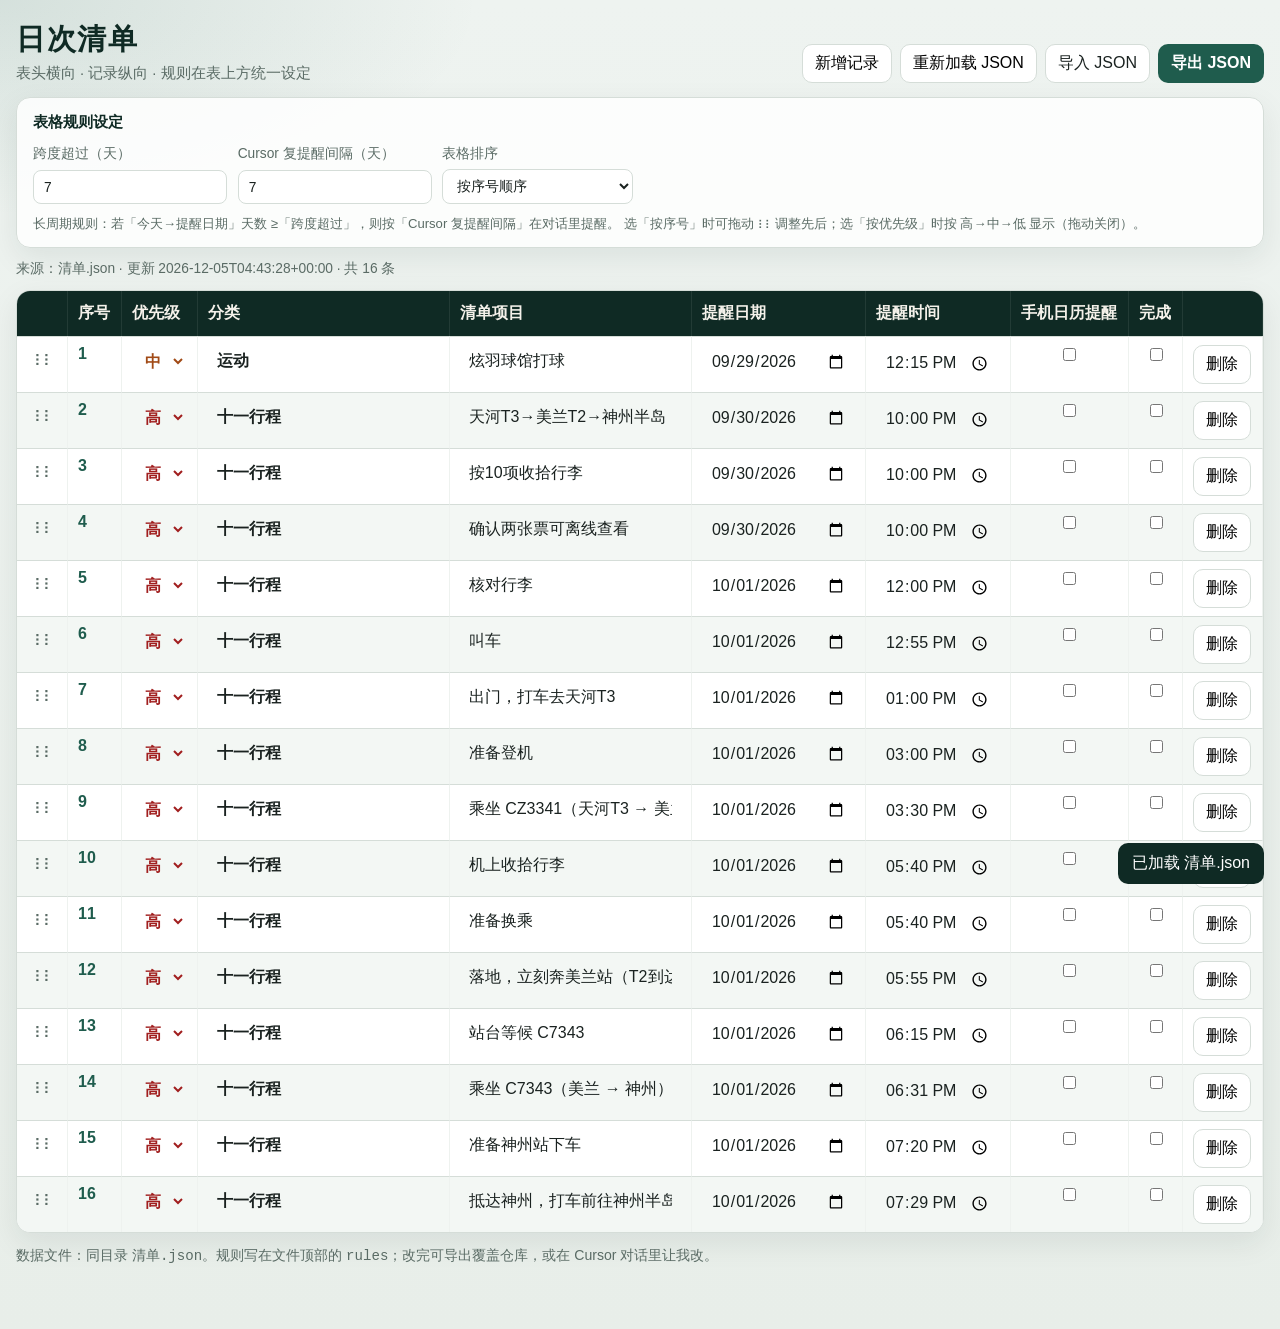
<file: planner/清单看板.html>
<!DOCTYPE html>
<html lang="zh-CN">
<head>
  <meta charset="UTF-8" />
  <meta name="viewport" content="width=device-width, initial-scale=1" />
  <title>日次清单看板</title>
  <style>
    :root {
      --ink: #1a2220;
      --muted: #5a6b65;
      --line: #d5ddd8;
      --head: #0f2a24;
      --head-fg: #f4f1ea;
      --row: #ffffff;
      --row-alt: #f3f7f4;
      --accent: #1f5c4d;
      --warn: #a14a16;
      --bg: #e8eee9;
      --shadow: 0 10px 30px rgba(15, 42, 36, 0.08);
    }
    * { box-sizing: border-box; }
    body {
      margin: 0;
      font-family: "PingFang SC", "Hiragino Sans GB", "Microsoft YaHei", sans-serif;
      color: var(--ink);
      background:
        radial-gradient(800px 360px at 0% 0%, rgba(31, 92, 77, 0.12), transparent 60%),
        linear-gradient(180deg, #eef3f0, var(--bg));
      min-height: 100vh;
    }
    .wrap { max-width: 1400px; margin: 0 auto; padding: 20px 16px 48px; }
    header {
      display: flex; flex-wrap: wrap; gap: 12px;
      align-items: flex-end; justify-content: space-between;
      margin-bottom: 14px;
    }
    h1 {
      margin: 0;
      font-size: 1.8rem;
      letter-spacing: 0.06em;
      color: var(--head);
      font-weight: 700;
    }
    .sub { margin: 4px 0 0; color: var(--muted); font-size: 0.92rem; }
    .actions { display: flex; flex-wrap: wrap; gap: 8px; }
    button, .file-btn {
      border: 1px solid var(--line);
      background: #fff;
      border-radius: 10px;
      padding: 8px 12px;
      cursor: pointer;
      font: inherit;
    }
    button.primary {
      background: var(--accent);
      color: #fff;
      border-color: transparent;
      font-weight: 650;
    }
    button:hover { filter: brightness(0.98); }
    .file-btn { display: inline-flex; align-items: center; }
    .file-btn input { display: none; }
    .rules {
      display: grid;
      grid-template-columns: repeat(auto-fit, minmax(180px, 1fr));
      gap: 10px 14px;
      margin-bottom: 12px;
      padding: 14px 16px;
      border: 1px solid var(--line);
      border-radius: 14px;
      background: rgba(255,255,255,0.85);
      box-shadow: var(--shadow);
    }
    .rules h2 {
      grid-column: 1 / -1;
      margin: 0 0 2px;
      font-size: 0.95rem;
      color: var(--head);
    }
    .rules label {
      display: grid;
      gap: 6px;
      font-size: 0.86rem;
      color: var(--muted);
    }
    .rules input, .rules select {
      border: 1px solid var(--line);
      border-radius: 8px;
      padding: 8px 10px;
      font: inherit;
      color: var(--ink);
      background: #fff;
    }
    .rules .note {
      grid-column: 1 / -1;
      margin: 0;
      font-size: 0.82rem;
      color: var(--muted);
      line-height: 1.45;
    }
    .meta {
      margin: 0 0 12px;
      color: var(--muted);
      font-size: 0.86rem;
    }
    .table-scroller {
      overflow: auto;
      border: 1px solid var(--line);
      border-radius: 14px;
      background: #fff;
      box-shadow: var(--shadow);
    }
    table {
      border-collapse: separate;
      border-spacing: 0;
      width: max-content;
      min-width: 100%;
    }
    thead th {
      position: sticky;
      top: 0;
      z-index: 2;
      background: var(--head);
      color: var(--head-fg);
      font-weight: 600;
      text-align: left;
      padding: 12px 10px;
      white-space: nowrap;
      border-right: 1px solid rgba(255,255,255,0.08);
    }
    tbody td {
      padding: 8px 10px;
      border-top: 1px solid var(--line);
      border-right: 1px solid #eef2ef;
      vertical-align: top;
      background: var(--row);
    }
    tbody tr:nth-child(even) td { background: var(--row-alt); }
    tbody tr.dragging td { background: #dff0e8; opacity: 0.92; }
    tbody tr.drag-over td { box-shadow: inset 0 2px 0 var(--accent); }
    .handle {
      cursor: grab;
      user-select: none;
      color: var(--muted);
      font-size: 1.1rem;
      padding: 4px 6px;
      display: inline-block;
    }
    .handle.disabled {
      opacity: 0.35;
      cursor: not-allowed;
    }
    .handle:active:not(.disabled) { cursor: grabbing; }
    .seq {
      font-variant-numeric: tabular-nums;
      font-weight: 700;
      color: var(--accent);
    }
    input[type="text"], input[type="date"], input[type="time"], select, textarea {
      width: 100%;
      min-width: 0;
      border: 1px solid transparent;
      background: transparent;
      border-radius: 8px;
      padding: 6px 8px;
      font: inherit;
      color: inherit;
    }
    input:focus, select:focus, textarea:focus {
      outline: none;
      border-color: rgba(31, 92, 77, 0.45);
      background: #fff;
    }
    textarea { min-height: 56px; resize: vertical; }
    .title-input { min-width: 160px; font-weight: 650; }
    .sub-input { min-width: 140px; }
    .done-row td { opacity: 0.55; }
    .done-row .title-input { text-decoration: line-through; }
    .pri-高 { color: #a11f1f; font-weight: 700; }
    .pri-中 { color: var(--warn); font-weight: 650; }
    .pri-低 { color: var(--muted); }
    .hint {
      margin-top: 12px;
      color: var(--muted);
      font-size: 0.88rem;
      line-height: 1.55;
    }
    .toast {
      position: fixed; right: 16px; bottom: 16px;
      background: var(--head); color: #fff;
      padding: 10px 14px; border-radius: 10px;
      opacity: 0; transform: translateY(8px);
      transition: 0.25s ease; pointer-events: none;
      z-index: 9;
    }
    .toast.show { opacity: 1; transform: translateY(0); }
  </style>
</head>
<body>
  <div class="wrap">
    <header>
      <div>
        <h1>日次清单</h1>
        <p class="sub">表头横向 · 记录纵向 · 规则在表上方统一设定</p>
      </div>
      <div class="actions">
        <button type="button" id="btnAdd">新增记录</button>
        <button type="button" id="btnReload">重新加载 JSON</button>
        <label class="file-btn">导入 JSON<input type="file" id="fileImport" accept="application/json,.json" /></label>
        <button type="button" id="btnExport" class="primary">导出 JSON</button>
      </div>
    </header>

    <section class="rules" aria-label="表格规则设定">
      <h2>表格规则设定</h2>
      <label>
        跨度超过（天）
        <input id="ruleSpan" type="number" min="0" step="1" placeholder="例如 7" />
      </label>
      <label>
        Cursor 复提醒间隔（天）
        <input id="ruleInterval" type="number" min="1" step="1" placeholder="例如 7" />
      </label>
      <label>
        表格排序
        <select id="ruleSort">
          <option value="seq">按序号顺序</option>
          <option value="priority">按优先级顺序</option>
        </select>
      </label>
      <p class="note">
        长周期规则：若「今天→提醒日期」天数 ≥「跨度超过」，则按「Cursor 复提醒间隔」在对话里提醒。
        选「按序号」时可拖动 ⋮⋮ 调整先后；选「按优先级」时按 高→中→低 显示（拖动关闭）。
      </p>
    </section>

    <p class="meta" id="metaLine">尚未加载</p>
    <div class="table-scroller">
      <table>
        <thead>
          <tr>
            <th style="width:44px"></th>
            <th>序号</th>
            <th>优先级</th>
            <th>分类</th>
            <th>清单项目</th>
            <th>提醒日期</th>
            <th>提醒时间</th>
            <th>手机日历提醒</th>
            <th>完成</th>
            <th></th>
          </tr>
        </thead>
        <tbody id="tbody"></tbody>
      </table>
    </div>
    <p class="hint">
      数据文件：同目录 <code>清单.json</code>。规则写在文件顶部的 <code>rules</code>；改完可导出覆盖仓库，或在 Cursor 对话里让我改。
    </p>
  </div>
  <div class="toast" id="toast"></div>
  <script>
    const STORAGE_KEY = "rici_board_v2";
    const PRI_RANK = { 高: 0, 中: 1, 低: 2 };
    const state = {
      updatedAt: "",
      rules: {
        spanThresholdDays: 7,
        cursorRemindIntervalDays: 7,
        sortMode: "seq",
      },
      items: [],
    };
    let dragId = null;

    const els = {
      tbody: document.getElementById("tbody"),
      meta: document.getElementById("metaLine"),
      toast: document.getElementById("toast"),
      fileImport: document.getElementById("fileImport"),
      ruleSpan: document.getElementById("ruleSpan"),
      ruleInterval: document.getElementById("ruleInterval"),
      ruleSort: document.getElementById("ruleSort"),
    };

    document.getElementById("btnAdd").onclick = () => {
      state.items.push(blankItem());
      renumberKeepOrder();
      persist();
      render();
      toast("已新增一行");
    };
    document.getElementById("btnReload").onclick = () => loadInitial(true);
    document.getElementById("btnExport").onclick = exportJson;
    els.fileImport.onchange = importJson;

    els.ruleSpan.addEventListener("change", onRulesChange);
    els.ruleInterval.addEventListener("change", onRulesChange);
    els.ruleSort.addEventListener("change", onRulesChange);

    loadInitial(false);

    function onRulesChange() {
      state.rules.spanThresholdDays = toNullNumber(els.ruleSpan.value);
      state.rules.cursorRemindIntervalDays = toNullNumber(els.ruleInterval.value);
      state.rules.sortMode = els.ruleSort.value === "priority" ? "priority" : "seq";
      persist();
      render();
      toast(state.rules.sortMode === "priority" ? "已按优先级排序显示" : "已按序号排序显示");
    }

    function syncRulesToForm() {
      els.ruleSpan.value = state.rules.spanThresholdDays ?? "";
      els.ruleInterval.value = state.rules.cursorRemindIntervalDays ?? "";
      els.ruleSort.value = state.rules.sortMode === "priority" ? "priority" : "seq";
    }

    async function loadInitial(forceNetwork) {
      try {
        if (!forceNetwork) {
          const local = localStorage.getItem(STORAGE_KEY);
          if (local) applyPayload(JSON.parse(local), "本机缓存");
        }
        const res = await fetch("./清单.json?t=" + Date.now(), { cache: "no-store" });
        if (!res.ok) throw new Error("HTTP " + res.status);
        applyPayload(await res.json(), "清单.json");
        toast("已加载 清单.json");
      } catch (err) {
        if (!state.items.length) {
          applyPayload({
            updatedAt: nowIso(),
            rules: state.rules,
            items: [],
          }, "空清单（未能读取 JSON，可导入或新增）");
        }
        toast("读取 JSON 失败，可先导入文件：" + err.message);
      }
    }

    function applyPayload(data, source) {
      state.updatedAt = data.updatedAt || nowIso();
      state.rules = normalizeRules(data.rules);
      state.items = Array.isArray(data.items) ? data.items.map(normalize) : [];
      // 兼容旧字段：若条目上还有跨度字段则忽略
      renumberKeepOrder();
      syncRulesToForm();
      persist();
      render();
      els.meta.textContent = `来源：${source} · 更新 ${state.updatedAt} · 共 ${state.items.length} 条`;
    }

    function normalizeRules(raw) {
      const r = raw || {};
      return {
        spanThresholdDays: toNullNumber(r.spanThresholdDays ?? 7),
        cursorRemindIntervalDays: toNullNumber(r.cursorRemindIntervalDays ?? 7),
        sortMode: r.sortMode === "priority" ? "priority" : "seq",
      };
    }

    function normalize(raw, index) {
      const item = {
        id: raw.id || uid(),
        seq: Number.isFinite(raw.seq) ? raw.seq : index + 1,
        category: raw.category || "未分类",
        title: raw.title || "",
        priority: ["高", "中", "低"].includes(raw.priority) ? raw.priority : "中",
        remindDate: raw.remindDate || "",
        remindTime: raw.remindTime || "",
        phoneCalendar: raw.phoneCalendar === true,
        done: Boolean(raw.done),
        notes: raw.notes || "",
        createdAt: raw.createdAt || nowIso(),
      };
      if (raw.parentId) item.parentId = raw.parentId;
      return item;
    }

    function blankItem() {
      return normalize({
        category: "未分类",
        title: "新项目",
        priority: "中",
        phoneCalendar: false,
      }, state.items.length);
    }

    function renumberKeepOrder() {
      // 按当前数组顺序重写序号（拖拽后调用）
      state.items.forEach((item, i) => { item.seq = i + 1; });
    }

    function orderedForView() {
      const items = state.items.slice();
      if (state.rules.sortMode === "priority") {
        items.sort((a, b) => {
          if (a.done !== b.done) return a.done ? 1 : -1;
          const pa = PRI_RANK[a.priority] ?? 9;
          const pb = PRI_RANK[b.priority] ?? 9;
          if (pa !== pb) return pa - pb;
          return (a.seq || 0) - (b.seq || 0);
        });
      } else {
        items.sort((a, b) => (a.seq || 0) - (b.seq || 0));
      }
      return items;
    }

    function persist() {
      state.updatedAt = nowIso();
      localStorage.setItem(STORAGE_KEY, JSON.stringify(toPayload()));
      els.meta.textContent = `已保存到本机 · 更新 ${state.updatedAt} · 共 ${state.items.length} 条 · 排序：${state.rules.sortMode === "priority" ? "优先级" : "序号"} · 记得导出 JSON 同步到仓库`;
    }

    function toPayload() {
      const bySeq = state.items.slice().sort((a, b) => (a.seq || 0) - (b.seq || 0));
      return {
        updatedAt: state.updatedAt,
        timezone: "Asia/Shanghai",
        rules: {
          spanThresholdDays: state.rules.spanThresholdDays,
          cursorRemindIntervalDays: state.rules.cursorRemindIntervalDays,
          sortMode: state.rules.sortMode,
        },
        items: bySeq.map(({ seq, ...rest }) => {
          const out = { ...rest };
          if (!out.parentId) delete out.parentId;
          return out;
        }),
      };
    }

    function toNullNumber(v) {
      if (v === "" || v === null || v === undefined) return null;
      const n = Number(v);
      return Number.isFinite(n) ? n : null;
    }

    function render() {
      const canDrag = state.rules.sortMode === "seq";
      const viewItems = orderedForView();
      els.tbody.innerHTML = "";

      viewItems.forEach((item) => {
        const tr = document.createElement("tr");
        tr.dataset.id = item.id;
        if (item.done) tr.classList.add("done-row");

        tr.innerHTML = `
          <td><span class="handle ${canDrag ? "" : "disabled"}" title="${canDrag ? "拖动排序" : "优先级排序下不可拖动"}" ${canDrag ? 'draggable="true"' : ""}>⋮⋮</span></td>
          <td class="seq">${item.seq}</td>
          <td>
            <select data-k="priority" class="pri-${item.priority}">
              <option value="高" ${item.priority === "高" ? "selected" : ""}>高</option>
              <option value="中" ${item.priority === "中" ? "selected" : ""}>中</option>
              <option value="低" ${item.priority === "低" ? "selected" : ""}>低</option>
            </select>
          </td>
          <td><input data-k="category" type="text" value="${escAttr(item.category)}" style="min-width:88px;font-weight:650" /></td>
          <td><input class="title-input" data-k="title" type="text" value="${escAttr(item.title)}" /></td>
          <td><input data-k="remindDate" type="date" value="${escAttr(item.remindDate)}" /></td>
          <td><input data-k="remindTime" type="time" value="${escAttr(item.remindTime)}" /></td>
          <td style="text-align:center"><input data-k="phoneCalendar" type="checkbox" ${item.phoneCalendar ? "checked" : ""} /></td>
          <td style="text-align:center"><input data-k="done" type="checkbox" ${item.done ? "checked" : ""} /></td>
          <td><button type="button" data-del>删除</button></td>
        `;

        tr.querySelectorAll("[data-k]").forEach((el) => {
          const ev = el.type === "checkbox" || el.tagName === "SELECT" ? "change" : "input";
          el.addEventListener(ev, () => {
            const key = el.dataset.k;
            if (el.type === "checkbox") {
              item[key] = el.checked;
            } else {
              item[key] = el.value;
            }
            if (key === "priority") {
              el.className = "pri-" + item.priority;
              if (state.rules.sortMode === "priority") {
                persist();
                render();
                return;
              }
            }
            if (key === "done") tr.classList.toggle("done-row", item.done);
            persist();
          });
        });

        tr.querySelector("[data-del]").onclick = () => {
          if (!confirm("删除这条记录？")) return;
          state.items = state.items.filter((x) => x.id !== item.id);
          // 按原序号顺序重排
          state.items.sort((a, b) => (a.seq || 0) - (b.seq || 0));
          renumberKeepOrder();
          persist();
          render();
        };

        const handle = tr.querySelector(".handle");
        if (canDrag) {
          handle.addEventListener("dragstart", (e) => {
            dragId = item.id;
            tr.classList.add("dragging");
            e.dataTransfer.effectAllowed = "move";
            e.dataTransfer.setData("text/plain", item.id);
          });
          handle.addEventListener("dragend", () => {
            dragId = null;
            tr.classList.remove("dragging");
            els.tbody.querySelectorAll("tr").forEach((r) => r.classList.remove("drag-over"));
          });
          tr.addEventListener("dragover", (e) => {
            e.preventDefault();
            tr.classList.add("drag-over");
          });
          tr.addEventListener("dragleave", () => tr.classList.remove("drag-over"));
          tr.addEventListener("drop", (e) => {
            e.preventDefault();
            tr.classList.remove("drag-over");
            const fromId = dragId || e.dataTransfer.getData("text/plain");
            const toId = item.id;
            if (!fromId || fromId === toId) return;
            state.items.sort((a, b) => (a.seq || 0) - (b.seq || 0));
            const from = state.items.findIndex((x) => x.id === fromId);
            const to = state.items.findIndex((x) => x.id === toId);
            if (from < 0 || to < 0) return;
            const [moved] = state.items.splice(from, 1);
            state.items.splice(to, 0, moved);
            renumberKeepOrder();
            persist();
            render();
            toast("已按位置更新序号");
          });
        }

        els.tbody.appendChild(tr);
      });
    }

    function exportJson() {
      const payload = toPayload();
      const blob = new Blob([JSON.stringify(payload, null, 2) + "\n"], { type: "application/json;charset=utf-8" });
      const a = document.createElement("a");
      a.href = URL.createObjectURL(blob);
      a.download = "清单.json";
      a.click();
      URL.revokeObjectURL(a.href);
      toast("已导出 清单.json");
    }

    function importJson(ev) {
      const file = ev.target.files && ev.target.files[0];
      if (!file) return;
      const reader = new FileReader();
      reader.onload = () => {
        try {
          applyPayload(JSON.parse(String(reader.result)), file.name);
          toast("导入成功");
        } catch (err) {
          toast("导入失败：" + err.message);
        }
      };
      reader.readAsText(file, "utf-8");
      ev.target.value = "";
    }

    function toast(msg) {
      els.toast.textContent = msg;
      els.toast.classList.add("show");
      clearTimeout(toast._t);
      toast._t = setTimeout(() => els.toast.classList.remove("show"), 2200);
    }

    function nowIso() {
      const d = new Date();
      const pad = (n) => String(n).padStart(2, "0");
      const off = -d.getTimezoneOffset();
      const sign = off >= 0 ? "+" : "-";
      const oh = pad(Math.floor(Math.abs(off) / 60));
      const om = pad(Math.abs(off) % 60);
      return `${d.getFullYear()}-${pad(d.getMonth() + 1)}-${pad(d.getDate())}T${pad(d.getHours())}:${pad(d.getMinutes())}:${pad(d.getSeconds())}${sign}${oh}:${om}`;
    }

    function uid() {
      return "p_" + Date.now().toString(36) + "_" + Math.random().toString(36).slice(2, 7);
    }

    function escAttr(v) {
      return String(v ?? "")
        .replaceAll("&", "&amp;")
        .replaceAll('"', "&quot;")
        .replaceAll("<", "&lt;");
    }

    function escText(v) {
      return String(v ?? "")
        .replaceAll("&", "&amp;")
        .replaceAll("<", "&lt;");
    }
  </script>
</body>
</html>
</file>
